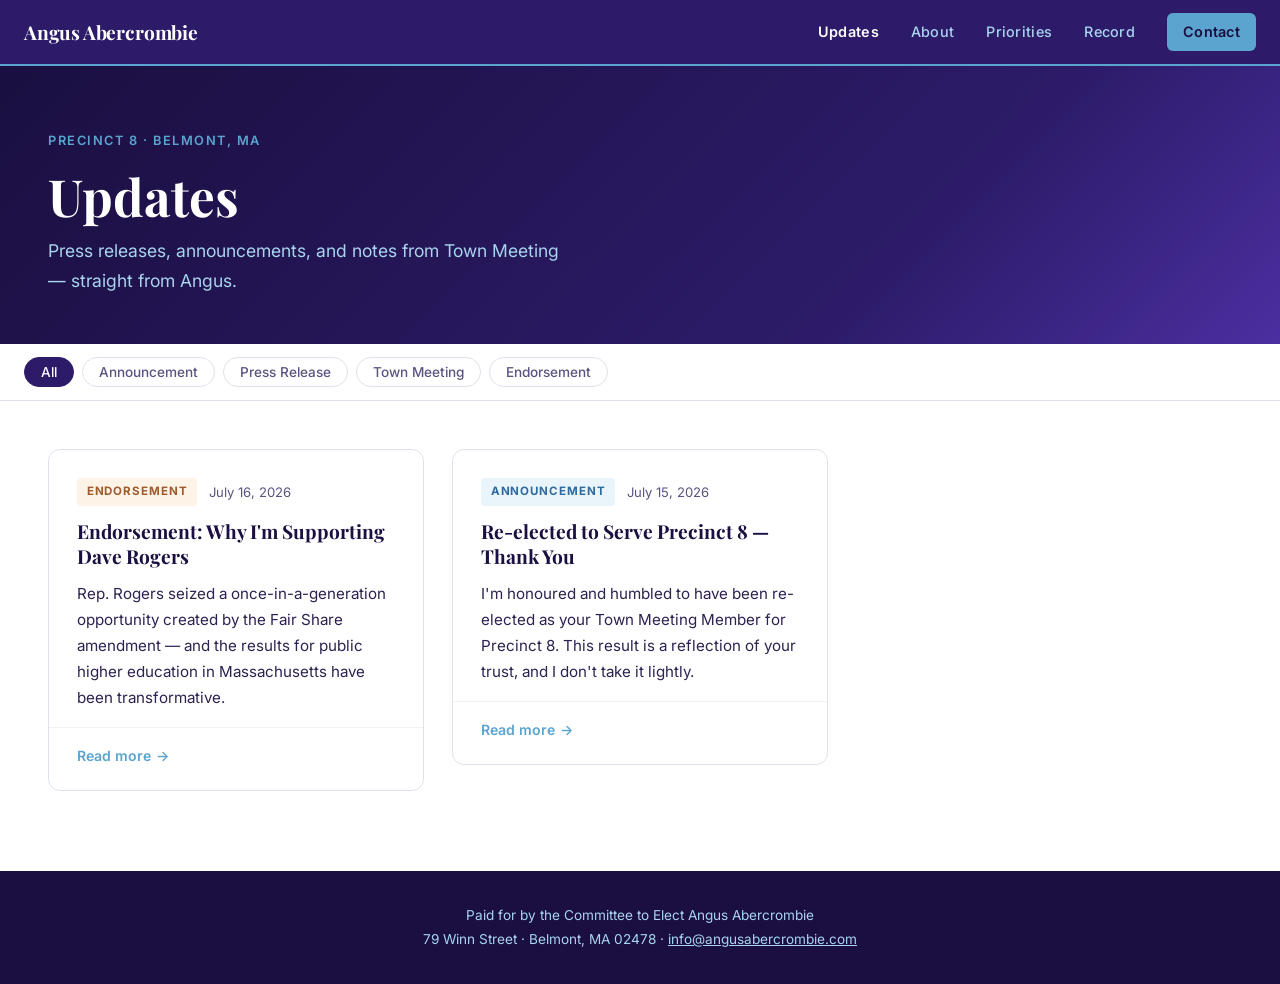
<file: updates.html>
<!DOCTYPE html>
<html lang="en">
<head>
  <meta charset="UTF-8" />
  <meta name="viewport" content="width=device-width, initial-scale=1.0" />
  <meta name="description" content="Updates from Angus Abercrombie — Town Meeting Member, Precinct 8, Belmont MA" />
  <title>Updates · Angus Abercrombie</title>
  <link rel="preconnect" href="https://fonts.googleapis.com" />
  <link rel="preconnect" href="https://fonts.gstatic.com" crossorigin />
  <link href="https://fonts.googleapis.com/css2?family=Playfair+Display:wght@400;700&family=Inter:wght@400;500;600&family=Kalam:wght@400;700&display=swap" rel="stylesheet" />
  <link rel="stylesheet" href="style.css" />
  <link rel="stylesheet" href="updates.css" />
</head>
<body>

  <!-- NAV -->
  <header class="site-header">
    <div class="container header-inner">
      <a href="index.html" class="site-logo">Angus Abercrombie</a>
      <nav class="site-nav">
        <a href="updates.html" class="nav-active">Updates</a>
        <a href="index.html#about">About</a>
        <a href="index.html#priorities">Priorities</a>
        <a href="index.html#record">Record</a>
        <a href="index.html#contact" class="nav-cta">Contact</a>
      </nav>
      <button class="hamburger" aria-label="Open menu" aria-expanded="false">
        <span></span><span></span><span></span>
      </button>
    </div>
  </header>

  <!-- PAGE HERO -->
  <div class="updates-hero">
    <div class="container">
      <p class="eyebrow">Precinct 8 · Belmont, MA</p>
      <h1>Updates</h1>
      <p class="updates-hero-body">Press releases, announcements, and notes from Town Meeting — straight from Angus.</p>
    </div>
  </div>

  <!-- FILTER BAR -->
  <div class="filter-bar">
    <div class="container filter-inner">
      <button class="filter-btn active" data-filter="all">All</button>
      <button class="filter-btn" data-filter="announcement">Announcement</button>
      <button class="filter-btn" data-filter="press-release">Press Release</button>
      <button class="filter-btn" data-filter="town-meeting">Town Meeting</button>
      <button class="filter-btn" data-filter="endorsement">Endorsement</button>
    </div>
  </div>

  <!-- POSTS GRID -->
  <main class="updates-main">
    <div class="container posts-grid">

      <!-- POST CARD — replace/duplicate this block to add new posts -->
      <article class="post-card" data-category="endorsement">
        <a href="posts/endorsement-dave-rogers.html" class="post-card-link">
          <div class="post-card-body">
            <div class="post-meta">
              <span class="post-tag tag-endorsement">Endorsement</span>
              <time class="post-date">July 16, 2026</time>
            </div>
            <h2 class="post-title">Endorsement: Why I'm Supporting Dave Rogers</h2>
            <p class="post-excerpt">Rep. Rogers seized a once-in-a-generation opportunity created by the Fair Share amendment — and the results for public higher education in Massachusetts have been transformative.</p>
          </div>
          <div class="post-card-footer">
            Read more <span class="post-arrow">→</span>
          </div>
        </a>
      </article>

      <article class="post-card" data-category="announcement">
        <a href="posts/re-elected-thank-you.html" class="post-card-link">
          <div class="post-card-body">
            <div class="post-meta">
              <span class="post-tag tag-announcement">Announcement</span>
              <time class="post-date">July 15, 2026</time>
            </div>
            <h2 class="post-title">Re-elected to Serve Precinct 8 — Thank You</h2>
            <p class="post-excerpt">I'm honoured and humbled to have been re-elected as your Town Meeting Member for Precinct 8. This result is a reflection of your trust, and I don't take it lightly.</p>
          </div>
          <div class="post-card-footer">
            Read more <span class="post-arrow">→</span>
          </div>
        </a>
      </article>

    </div>

    <!-- EMPTY STATE (shown when filter has no results) -->
    <div class="empty-state hidden" id="emptyState">
      <p>No updates in this category yet — check back soon.</p>
    </div>
  </main>

  <!-- FOOTER -->
  <footer class="site-footer">
    <div class="container footer-inner">
      <p>Paid for by the Committee to Elect Angus Abercrombie</p>
      <p>79 Winn Street · Belmont, MA 02478 · <a href="mailto:info@angusabercrombie.com">info@angusabercrombie.com</a></p>
    </div>
  </footer>

  <script src="updates.js"></script>
  <script src="main.js"></script>
</body>
</html>
</file>
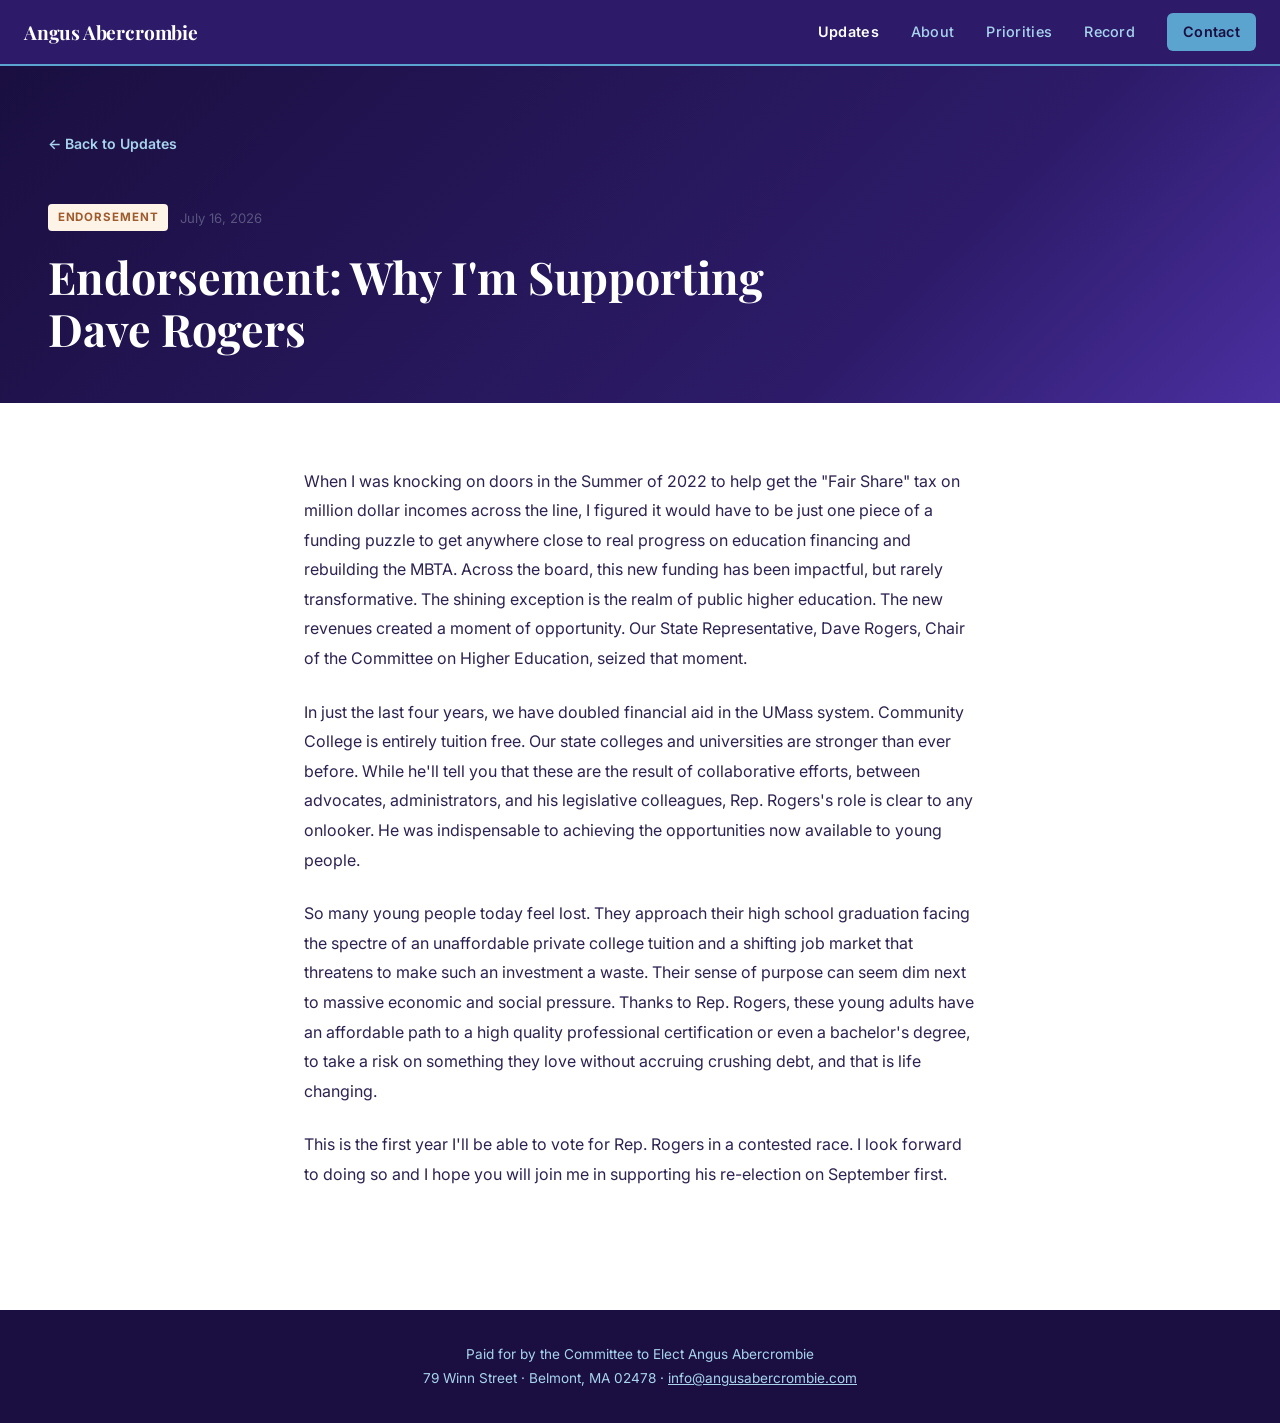
<file: posts/endorsement-dave-rogers.html>
<!DOCTYPE html>
<html lang="en">
<head>
  <meta charset="UTF-8" />
  <meta name="viewport" content="width=device-width, initial-scale=1.0" />
  <meta name="description" content="Endorsement: Why I'm Supporting Dave Rogers · Angus Abercrombie" />
  <title>Endorsement: Why I'm Supporting Dave Rogers · Angus Abercrombie</title>
  <link rel="preconnect" href="https://fonts.googleapis.com" />
  <link rel="preconnect" href="https://fonts.gstatic.com" crossorigin />
  <link href="https://fonts.googleapis.com/css2?family=Playfair+Display:wght@400;700&family=Inter:wght@400;500;600&family=Kalam:wght@400;700&display=swap" rel="stylesheet" />
  <link rel="stylesheet" href="../style.css" />
  <link rel="stylesheet" href="../updates.css" />
</head>
<body>

  <!-- NAV -->
  <header class="site-header">
    <div class="container header-inner">
      <a href="../index.html" class="site-logo">Angus Abercrombie</a>
      <nav class="site-nav">
        <a href="../updates.html" class="nav-active">Updates</a>
        <a href="../index.html#about">About</a>
        <a href="../index.html#priorities">Priorities</a>
        <a href="../index.html#record">Record</a>
        <a href="../index.html#contact" class="nav-cta">Contact</a>
      </nav>
      <button class="hamburger" aria-label="Open menu" aria-expanded="false">
        <span></span><span></span><span></span>
      </button>
    </div>
  </header>

  <!-- POST HERO -->
  <div class="post-page-hero">
    <div class="container">
      <a href="../updates.html" class="post-back-link">← Back to Updates</a>
      <div class="post-page-meta">
        <span class="post-tag tag-endorsement">Endorsement</span>
        <time class="post-date">July 16, 2026</time>
      </div>
      <h1 class="post-page-title">Endorsement: Why I'm Supporting Dave Rogers</h1>
    </div>
  </div>

  <!-- POST BODY -->
  <article class="post-page-body">
    <p>When I was knocking on doors in the Summer of 2022 to help get the "Fair Share" tax on million dollar incomes across the line, I figured it would have to be just one piece of a funding puzzle to get anywhere close to real progress on education financing and rebuilding the MBTA. Across the board, this new funding has been impactful, but rarely transformative. The shining exception is the realm of public higher education. The new revenues created a moment of opportunity. Our State Representative, Dave Rogers, Chair of the Committee on Higher Education, seized that moment.</p>

    <p>In just the last four years, we have doubled financial aid in the UMass system. Community College is entirely tuition free. Our state colleges and universities are stronger than ever before. While he'll tell you that these are the result of collaborative efforts, between advocates, administrators, and his legislative colleagues, Rep. Rogers's role is clear to any onlooker. He was indispensable to achieving the opportunities now available to young people.</p>

    <p>So many young people today feel lost. They approach their high school graduation facing the spectre of an unaffordable private college tuition and a shifting job market that threatens to make such an investment a waste. Their sense of purpose can seem dim next to massive economic and social pressure. Thanks to Rep. Rogers, these young adults have an affordable path to a high quality professional certification or even a bachelor's degree, to take a risk on something they love without accruing crushing debt, and that is life changing.</p>

    <p>This is the first year I'll be able to vote for Rep. Rogers in a contested race. I look forward to doing so and I hope you will join me in supporting his re-election on September first.</p>
  </article>

  <!-- FOOTER -->
  <footer class="site-footer">
    <div class="container footer-inner">
      <p>Paid for by the Committee to Elect Angus Abercrombie</p>
      <p>79 Winn Street · Belmont, MA 02478 · <a href="mailto:info@angusabercrombie.com">info@angusabercrombie.com</a></p>
    </div>
  </footer>

  <script src="../main.js"></script>
</body>
</html>
</file>
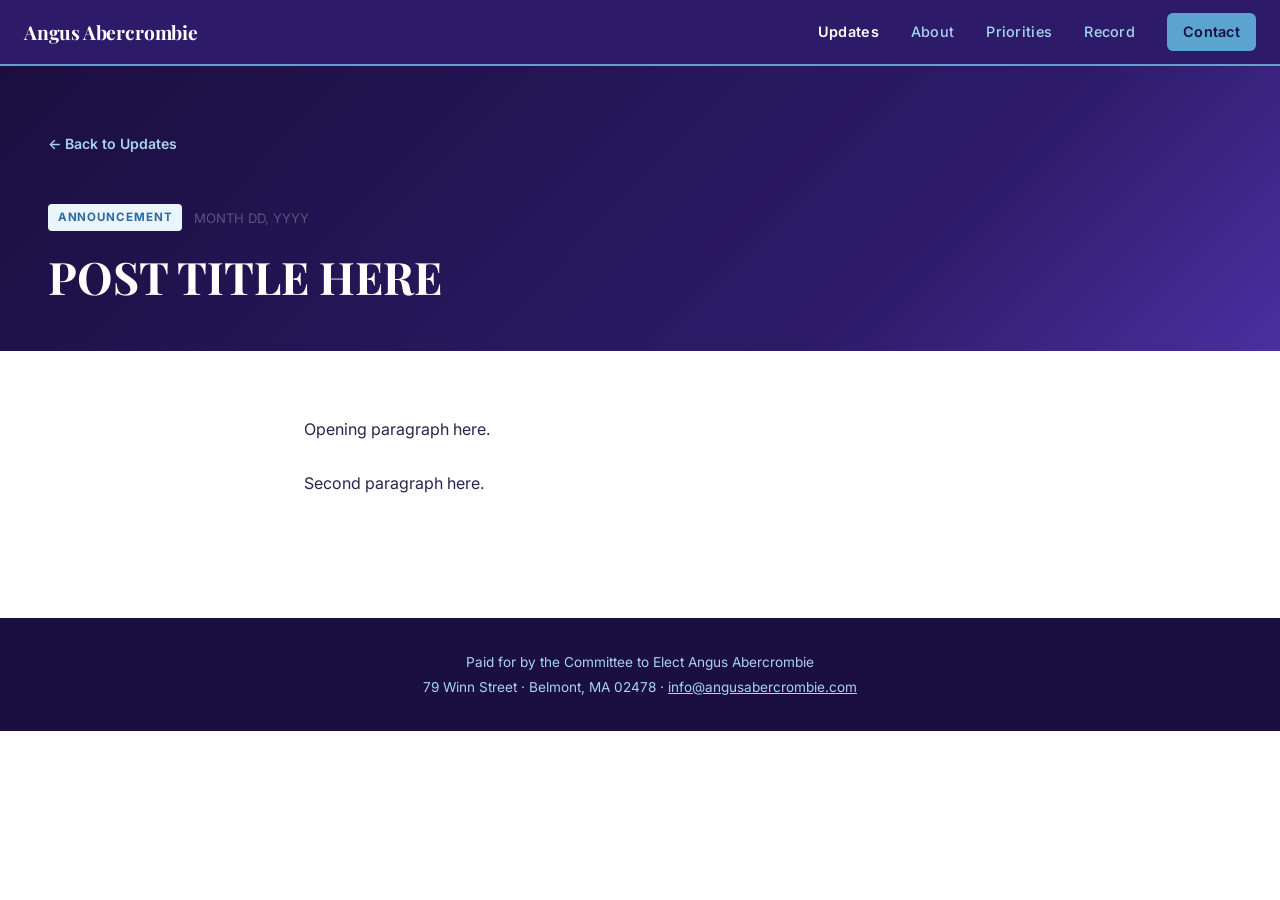
<file: posts/POST-TEMPLATE.html>
<!DOCTYPE html>
<html lang="en">
<head>
  <meta charset="UTF-8" />
  <meta name="viewport" content="width=device-width, initial-scale=1.0" />
  <meta name="description" content="POST TITLE HERE · Angus Abercrombie" />
  <title>POST TITLE HERE · Angus Abercrombie</title>
  <link rel="preconnect" href="https://fonts.googleapis.com" />
  <link rel="preconnect" href="https://fonts.gstatic.com" crossorigin />
  <link href="https://fonts.googleapis.com/css2?family=Playfair+Display:wght@400;700&family=Inter:wght@400;500;600&family=Kalam:wght@400;700&display=swap" rel="stylesheet" />
  <link rel="stylesheet" href="../style.css" />
  <link rel="stylesheet" href="../updates.css" />
</head>
<body>

  <!-- NAV -->
  <header class="site-header">
    <div class="container header-inner">
      <a href="../index.html" class="site-logo">Angus Abercrombie</a>
      <nav class="site-nav">
        <a href="../updates.html" class="nav-active">Updates</a>
        <a href="../index.html#about">About</a>
        <a href="../index.html#priorities">Priorities</a>
        <a href="../index.html#record">Record</a>
        <a href="../index.html#contact" class="nav-cta">Contact</a>
      </nav>
      <button class="hamburger" aria-label="Open menu" aria-expanded="false">
        <span></span><span></span><span></span>
      </button>
    </div>
  </header>

  <!-- POST HERO -->
  <!-- CATEGORY TAG: use one of:
       tag-announcement  / data-category="announcement"
       tag-press-release / data-category="press-release"
       tag-town-meeting  / data-category="town-meeting"
       tag-endorsement   / data-category="endorsement"  -->
  <div class="post-page-hero">
    <div class="container">
      <a href="../updates.html" class="post-back-link">← Back to Updates</a>
      <div class="post-page-meta">
        <span class="post-tag tag-announcement">Announcement</span><!-- CHANGE TAG CLASS -->
        <time class="post-date">MONTH DD, YYYY</time><!-- CHANGE DATE -->
      </div>
      <h1 class="post-page-title">POST TITLE HERE</h1><!-- CHANGE TITLE -->
    </div>
  </div>

  <!-- POST BODY — write your content below -->
  <article class="post-page-body">

    <p>Opening paragraph here.</p>

    <p>Second paragraph here.</p>

    <!-- Optional pull quote: -->
    <!-- <blockquote>A key quote or highlight from the post.</blockquote> -->

    <!-- Optional subheading: -->
    <!-- <h2>Section heading</h2> -->

  </article>

  <!-- FOOTER -->
  <footer class="site-footer">
    <div class="container footer-inner">
      <p>Paid for by the Committee to Elect Angus Abercrombie</p>
      <p>79 Winn Street · Belmont, MA 02478 · <a href="mailto:info@angusabercrombie.com">info@angusabercrombie.com</a></p>
    </div>
  </footer>

  <script src="../main.js"></script>
</body>
</html>

<!--
===========================================
HOW TO ADD A NEW POST
===========================================

1. COPY this file and rename it something descriptive
   e.g. posts/rock-meadow-update.html

2. EDIT the <title> and <meta name="description"> at the top

3. CHANGE the tag class and date in the post hero

4. CHANGE the <h1> title

5. WRITE your content in <article class="post-page-body">
   Use <p> for paragraphs, <h2> for section headings,
   <blockquote> for pull quotes

6. ADD a card for it in updates.html by copying one of the
   existing <article class="post-card"> blocks and updating:
   - data-category (must match the tag: announcement, press-release, town-meeting, endorsement)
   - href (path to your new file)
   - The tag class and label
   - The date
   - The title
   - The excerpt (1-2 sentence summary)

===========================================
-->
</file>
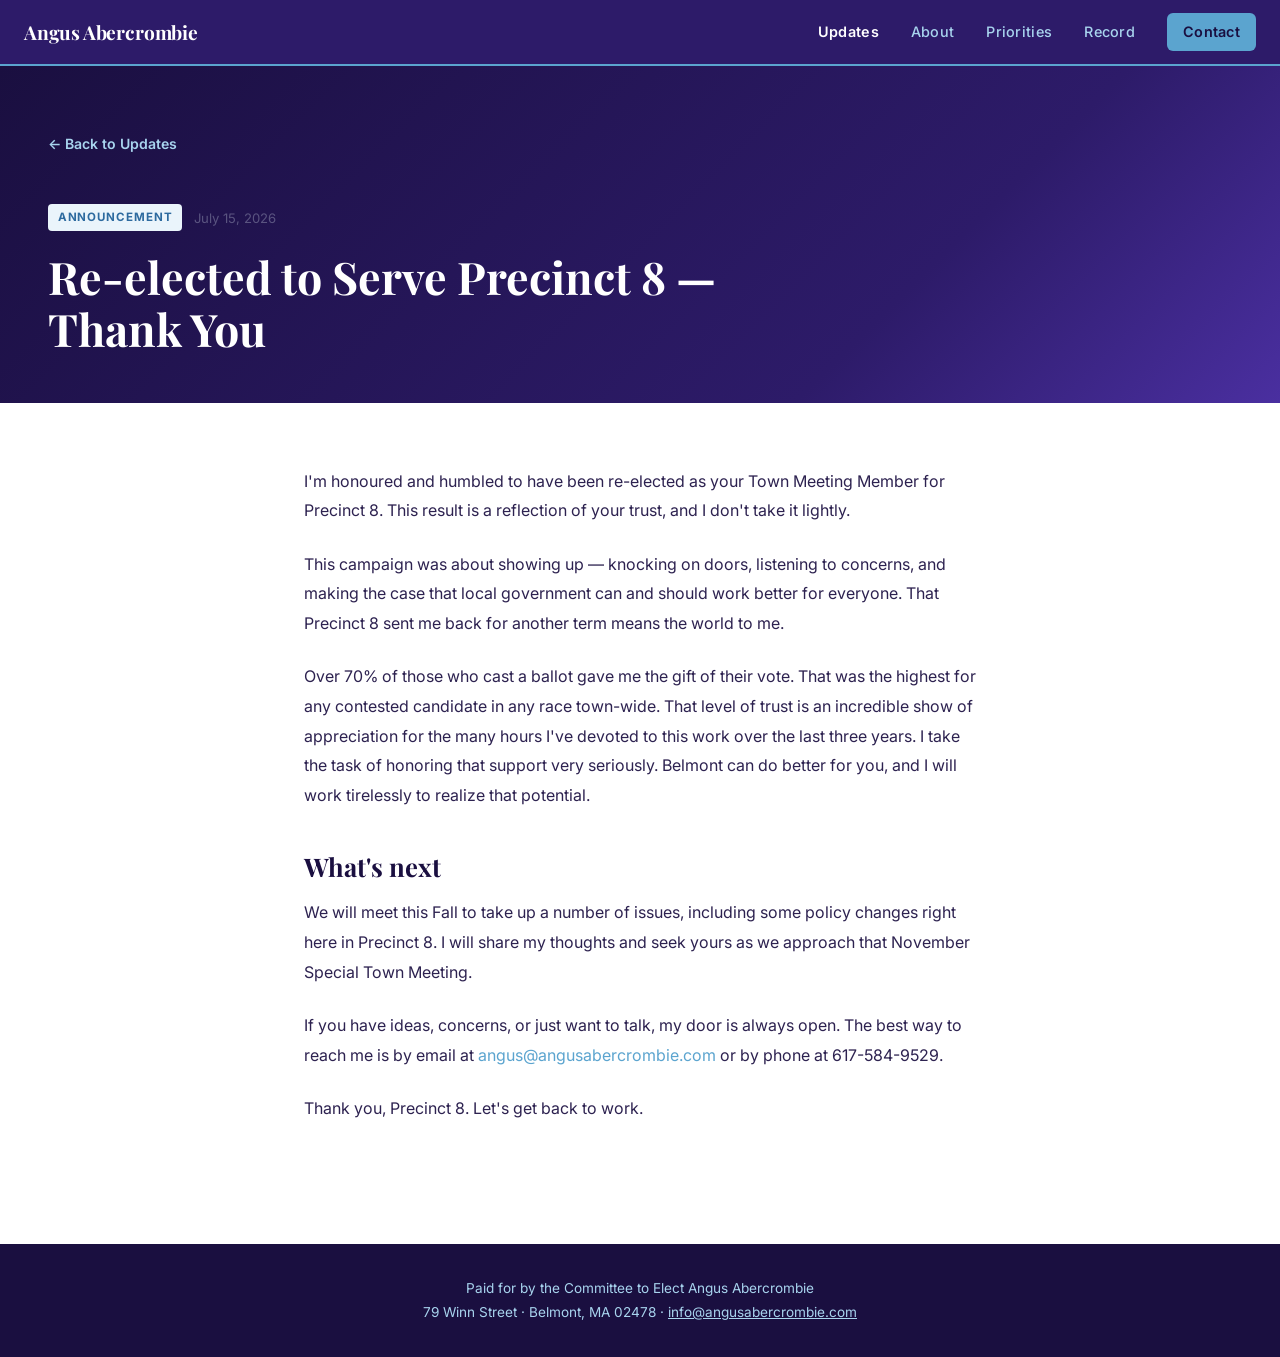
<file: posts/re-elected-thank-you.html>
<!DOCTYPE html>
<html lang="en">
<head>
  <meta charset="UTF-8" />
  <meta name="viewport" content="width=device-width, initial-scale=1.0" />
  <meta name="description" content="Re-elected to Serve Precinct 8 — Thank You · Angus Abercrombie" />
  <title>Re-elected to Serve Precinct 8 — Thank You · Angus Abercrombie</title>
  <link rel="preconnect" href="https://fonts.googleapis.com" />
  <link rel="preconnect" href="https://fonts.gstatic.com" crossorigin />
  <link href="https://fonts.googleapis.com/css2?family=Playfair+Display:wght@400;700&family=Inter:wght@400;500;600&family=Kalam:wght@400;700&display=swap" rel="stylesheet" />
  <link rel="stylesheet" href="../style.css" />
  <link rel="stylesheet" href="../updates.css" />
</head>
<body>

  <!-- NAV -->
  <header class="site-header">
    <div class="container header-inner">
      <a href="../index.html" class="site-logo">Angus Abercrombie</a>
      <nav class="site-nav">
        <a href="../updates.html" class="nav-active">Updates</a>
        <a href="../index.html#about">About</a>
        <a href="../index.html#priorities">Priorities</a>
        <a href="../index.html#record">Record</a>
        <a href="../index.html#contact" class="nav-cta">Contact</a>
      </nav>
      <button class="hamburger" aria-label="Open menu" aria-expanded="false">
        <span></span><span></span><span></span>
      </button>
    </div>
  </header>

  <!-- POST HERO -->
  <div class="post-page-hero">
    <div class="container">
      <a href="../updates.html" class="post-back-link">← Back to Updates</a>
      <div class="post-page-meta">
        <span class="post-tag tag-announcement">Announcement</span>
        <time class="post-date">July 15, 2026</time>
      </div>
      <h1 class="post-page-title">Re-elected to Serve Precinct 8 — Thank You</h1>
    </div>
  </div>

  <!-- POST BODY -->
  <article class="post-page-body">
    <p>I'm honoured and humbled to have been re-elected as your Town Meeting Member for Precinct 8. This result is a reflection of your trust, and I don't take it lightly.</p>

    <p>This campaign was about showing up — knocking on doors, listening to concerns, and making the case that local government can and should work better for everyone. That Precinct 8 sent me back for another term means the world to me.</p>

    <p>Over 70% of those who cast a ballot gave me the gift of their vote. That was the highest for any contested candidate in any race town-wide. That level of trust is an incredible show of appreciation for the many hours I've devoted to this work over the last three years. I take the task of honoring that support very seriously. Belmont can do better for you, and I will work tirelessly to realize that potential.</p>

    <h2>What's next</h2>

    <p>We will meet this Fall to take up a number of issues, including some policy changes right here in Precinct 8. I will share my thoughts and seek yours as we approach that November Special Town Meeting.</p>

    <p>If you have ideas, concerns, or just want to talk, my door is always open. The best way to reach me is by email at <a href="mailto:angus@angusabercrombie.com" style="color: var(--sky);">angus@angusabercrombie.com</a> or by phone at 617-584-9529.</p>

    <p>Thank you, Precinct 8. Let's get back to work.</p>
  </article>

  <!-- FOOTER -->
  <footer class="site-footer">
    <div class="container footer-inner">
      <p>Paid for by the Committee to Elect Angus Abercrombie</p>
      <p>79 Winn Street · Belmont, MA 02478 · <a href="mailto:info@angusabercrombie.com">info@angusabercrombie.com</a></p>
    </div>
  </footer>

  <script src="../main.js"></script>
</body>
</html>
</file>
<file: style.css>
/* === TOKENS === */
:root {
  --purple:      #2D1B69;
  --purple-dark: #1A0F40;
  --purple-mid:  #4A2FA0;
  --sky:         #5BA4CF;
  --sky-light:   #EAF4FB;
  --sky-mid:     #A8D4EE;
  --white:       #FFFFFF;
  --off-white:   #F8F9FB;
  --text-dark:   #0F0A2A;
  --text-mid:    #2D2250;
  --text-muted:  #5A5480;

  --font-display: 'Playfair Display', Georgia, serif;
  --font-body:    'Inter', system-ui, sans-serif;
  --font-hand:    'Kalam', cursive;

  --max-width: 1320px;
  --section-pad: 6rem 2.5rem;
  --radius-card: 12px;
  --radius-btn:  6px;
  --transition: 0.2s ease;
}

/* === RESET === */
*, *::before, *::after { box-sizing: border-box; margin: 0; padding: 0; }
html { scroll-behavior: smooth; }
body {
  font-family: var(--font-body);
  color: var(--text-dark);
  background: var(--white);
  line-height: 1.7;
  -webkit-font-smoothing: antialiased;
}
img { display: block; max-width: 100%; }
a { text-decoration: none; }

/* === LAYOUT === */
.container {
  max-width: var(--max-width);
  margin: 0 auto;
  padding: 0 1.5rem;
}

/* === THANK YOU POPUP === */
.popup-overlay {
  position: fixed;
  inset: 0;
  z-index: 1000;
  background: rgba(20, 10, 50, 0.72);
  display: flex;
  align-items: center;
  justify-content: center;
  padding: 1.5rem;
  backdrop-filter: blur(3px);
}
.popup-overlay.hidden { display: none; }

.popup-card {
  background: #FFFDF7;
  border-radius: 16px;
  width: 100%;
  max-width: 1060px;
  max-height: 90vh;
  overflow: hidden;
  position: relative;
  box-shadow: 0 32px 80px rgba(0,0,0,0.45);
  display: flex;
  flex-direction: column;
}
.popup-close {
  position: absolute;
  top: 1rem;
  right: 1rem;
  z-index: 10;
  background: rgba(255,255,255,0.9);
  border: 1px solid #ccc;
  border-radius: 50%;
  width: 32px;
  height: 32px;
  font-size: 0.85rem;
  cursor: pointer;
  color: var(--purple-dark);
  display: flex;
  align-items: center;
  justify-content: center;
  transition: background var(--transition);
}
.popup-close:hover { background: var(--white); }

.popup-inner {
  display: grid;
  grid-template-columns: 1fr 1fr;
  flex: 1;
  overflow: hidden;
}
.popup-photo {
  overflow: hidden;
  min-height: 400px;
}
.popup-photo img {
  width: 100%;
  height: 100%;
  object-fit: cover;
  object-position: center 20%;
  display: block;
}
.popup-note {
  padding: 2.5rem 2.5rem 2rem;
  overflow-y: auto;
  background: #FFFDF7;
  display: flex;
  flex-direction: column;
  gap: 0;
}
.note-line {
  font-family: var(--font-hand);
  font-size: 1.25rem;
  color: #2D1B69;
  line-height: 1.65;
  margin-bottom: 1rem;
}
.note-salutation {
  font-size: 1.5rem;
  font-weight: 600;
  margin-bottom: 1.25rem;
}
.note-closing {
  margin-top: 0.5rem;
  margin-bottom: 0;
}
.note-signature {
  font-family: var(--font-hand);
  font-size: 2.4rem;
  color: var(--purple);
  font-weight: 600;
  line-height: 1;
  margin-bottom: 1.75rem;
}
.popup-donate-btn {
  display: inline-block;
  background: var(--purple);
  color: var(--white);
  font-family: var(--font-body);
  font-size: 0.95rem;
  font-weight: 600;
  padding: 0.7rem 1.5rem;
  border-radius: var(--radius-btn);
  transition: background var(--transition);
  align-self: flex-start;
  margin-bottom: 0.75rem;
}
.popup-donate-btn:hover { background: var(--purple-mid); }
.note-dismiss-hint {
  font-family: var(--font-body);
  font-size: 0.82rem;
  color: var(--text-muted);
}
.popup-dismiss-link {
  background: none;
  border: none;
  padding: 0;
  font-size: 0.82rem;
  color: var(--sky);
  cursor: pointer;
  text-decoration: underline;
}
.popup-dismiss-link:hover { color: var(--purple); }

@media (max-width: 640px) {
  .popup-inner { grid-template-columns: 1fr; }
  .popup-photo { min-height: 200px; max-height: 220px; }
  .popup-note { padding: 1.5rem; }
  .note-line { font-size: 1.1rem; }
}

/* === HEADER === */
.site-header {
  position: sticky;
  top: 0;
  z-index: 100;
  background: var(--purple);
  border-bottom: 2px solid var(--sky);
}
.header-inner {
  display: flex;
  align-items: center;
  justify-content: space-between;
  height: 64px;
}
.site-logo {
  font-family: var(--font-display);
  font-size: 1.2rem;
  color: var(--white);
  font-weight: 700;
  letter-spacing: -0.01em;
}
.site-nav {
  display: flex;
  align-items: center;
  gap: 2rem;
}
.site-nav a {
  color: var(--sky-mid);
  font-size: 0.9rem;
  font-weight: 500;
  letter-spacing: 0.02em;
  transition: color var(--transition);
}
.site-nav a:hover { color: var(--white); }
.nav-cta {
  background: var(--sky);
  color: var(--purple-dark) !important;
  padding: 0.4rem 1rem;
  border-radius: var(--radius-btn);
  font-weight: 600 !important;
  transition: background var(--transition) !important;
}
.nav-cta:hover { background: var(--white) !important; }

.hamburger {
  display: none;
  flex-direction: column;
  gap: 5px;
  background: none;
  border: none;
  cursor: pointer;
  padding: 4px;
}
.hamburger span {
  display: block;
  width: 22px;
  height: 2px;
  background: var(--white);
  border-radius: 2px;
}

/* === HERO === */
.hero {
  background: var(--purple-dark);
  background-image: linear-gradient(135deg, var(--purple-dark) 0%, var(--purple) 70%, var(--purple-mid) 100%);
  padding: 5rem 1.5rem 4rem;
  overflow: hidden;
}
.hero-inner {
  display: grid;
  grid-template-columns: 1fr 400px;
  gap: 4rem;
  align-items: center;
}
.eyebrow {
  font-size: 0.8rem;
  font-weight: 600;
  letter-spacing: 0.12em;
  text-transform: uppercase;
  color: var(--sky);
  margin-bottom: 1rem;
}
.hero h1 {
  font-family: var(--font-display);
  font-size: clamp(2.8rem, 4.5vw, 5.5rem);
  color: var(--white);
  line-height: 1.1;
  font-weight: 700;
  margin-bottom: 1.25rem;
}
.hero-body {
  font-size: clamp(1.1rem, 1.4vw, 1.35rem);
  color: var(--sky-light);
  max-width: 560px;
  margin-bottom: 2rem;
  line-height: 1.75;
}
.hero-actions {
  display: flex;
  gap: 1rem;
  flex-wrap: wrap;
}

/* === BUTTONS === */
.btn {
  display: inline-block;
  padding: 0.7rem 1.6rem;
  border-radius: var(--radius-btn);
  font-size: 0.95rem;
  font-weight: 600;
  font-family: var(--font-body);
  cursor: pointer;
  transition: all var(--transition);
  border: 2px solid transparent;
}
.btn-primary {
  background: var(--sky);
  color: var(--purple-dark);
  border-color: var(--sky);
}
.btn-primary:hover {
  background: var(--white);
  border-color: var(--white);
}
.btn-outline {
  background: transparent;
  color: var(--white);
  border-color: rgba(255,255,255,0.5);
}
.btn-outline:hover {
  background: rgba(255,255,255,0.12);
  border-color: var(--white);
}

/* === HERO PHOTO === */
.photo-frame {
  border-radius: var(--radius-card);
  overflow: hidden;
  border: 3px solid var(--sky);
  box-shadow: 0 20px 60px rgba(0,0,0,0.45);
  aspect-ratio: 4/5;
}
.photo-frame img {
  width: 100%;
  height: 100%;
  object-fit: cover;
  object-position: top center;
}

/* === SECTIONS === */
.section { padding: var(--section-pad); }
.section-white { background: var(--white); }
.section-sky   { background: var(--sky-light); }
.section-purple { background: var(--purple); }

.section-label {
  display: inline-block;
  font-size: 0.72rem;
  font-weight: 700;
  letter-spacing: 0.12em;
  text-transform: uppercase;
  color: var(--white);
  background: var(--purple);
  padding: 0.3rem 0.8rem;
  border-radius: 4px;
  margin-bottom: 1rem;
}
.section-sky .section-label {
  background: var(--purple);
  color: var(--sky-mid);
}
.label-light {
  background: rgba(255,255,255,0.18) !important;
  color: var(--sky-mid) !important;
}

.section h2 {
  font-family: var(--font-display);
  font-size: clamp(1.8rem, 2.5vw, 3rem);
  color: var(--purple-dark);
  font-weight: 700;
  line-height: 1.2;
  margin-bottom: 1.5rem;
  max-width: 780px;
}
.section-body {
  font-size: clamp(1rem, 1.2vw, 1.15rem);
  color: var(--text-mid);
  margin-bottom: 1rem;
  line-height: 1.8;
  max-width: 780px;
}

.section-purple .section h2,
.section-purple h2,
.section-purple .contact-heading {
  color: var(--white);
}
.section-purple .section-body,
.section-purple .contact-body {
  color: var(--sky-mid);
}
.section-purple .priority-body h3,
.section-purple .record-text h3 {
  color: var(--white);
}
.section-purple .priority-body p,
.section-purple .record-text p {
  color: var(--sky-mid);
}
.about-inner {
  display: grid;
  grid-template-columns: 1fr 380px;
  gap: 4rem;
  align-items: center;
}
.about-photo img {
  width: 100%;
  height: 460px;
  object-fit: cover;
  object-position: center top;
  border-radius: var(--radius-card);
  border: 3px solid var(--sky-mid);
}

/* === PHOTO BREAK === */
.photo-break {
  position: relative;
  height: 560px;
  overflow: hidden;
}
.photo-break img {
  width: 100%;
  height: 100%;
  object-fit: cover;
  object-position: center 30%;
  display: block;
  object-position: center;
  position: absolute;
  inset: 0;
  height: 100%;
  width: 100%;
}

.photo-break {
  background-image: url('sign-hold.jpg');
  background-attachment: fixed;
  background-size: cover;
  background-position: center;
}
.photo-break img { display: none; }
.photo-break-overlay {
  position: absolute;
  inset: 0;
  background: linear-gradient(to right, rgba(26,15,64,0.75) 0%, rgba(26,15,64,0.2) 60%, transparent 100%);
  display: flex;
  align-items: center;
  padding: 3rem;
}
.photo-break-quote {
  font-family: var(--font-display);
  font-size: clamp(1.4rem, 2.5vw, 2rem);
  color: var(--white);
  max-width: 500px;
  line-height: 1.4;
  font-style: italic;
}

/* === PRIORITIES === */
.priority-list {
  margin-top: 2.5rem;
  display: flex;
  flex-direction: column;
  gap: 0;
}
.priority-item {
  display: grid;
  grid-template-columns: 64px 1fr;
  gap: 1.5rem;
  padding: 2rem 0;
  border-bottom: 1px solid var(--sky-mid);
  align-items: start;
}
.priority-item:first-child { border-top: 1px solid var(--sky-mid); }
.priority-num {
  font-family: var(--font-display);
  font-size: 2rem;
  font-weight: 700;
  color: var(--purple);
  line-height: 1;
  padding-top: 0.2rem;
  opacity: 0.55;
}
.priority-body h3 {
  font-family: var(--font-display);
  font-size: clamp(1.2rem, 1.4vw, 1.5rem);
  color: var(--purple-dark);
  margin-bottom: 0.5rem;
  font-weight: 700;
}
.priority-body p {
  font-size: clamp(1rem, 1.1vw, 1.15rem);
  color: var(--text-mid);
  line-height: 1.75;
}

/* === RECORD === */
.record-item {
  display: grid;
  grid-template-columns: 1fr 340px;
  gap: 3rem;
  padding: 3rem 0;
  border-bottom: 1px solid #DDE2EC;
  align-items: center;
}
.record-item:last-child { border-bottom: none; }
.record-item-plain {
  display: block;
}
.record-item-plain .record-number {
  font-size: 2rem;
  margin-bottom: 0.75rem;
}
.record-left { display: flex; flex-direction: column; gap: 1rem; }
.record-number {
  font-family: var(--font-display);
  font-size: 3rem;
  font-weight: 700;
  color: var(--sky);
  line-height: 1;
}
.record-text h3 {
  font-family: var(--font-display);
  font-size: clamp(1.25rem, 1.5vw, 1.6rem);
  color: var(--purple-dark);
  margin-bottom: 0.6rem;
  font-weight: 700;
}
.record-text p {
  font-size: clamp(1rem, 1.1vw, 1.15rem);
  color: var(--text-mid);
  line-height: 1.8;
}
.record-photo img {
  width: 100%;
  height: 280px;
  object-fit: cover;
  object-position: center top;
  border-radius: var(--radius-card);
  border: 2px solid var(--sky-mid);
}

/* === CONTACT === */
.contact-inner { max-width: 620px; }
.contact-heading {
  font-family: var(--font-display);
  font-size: clamp(1.8rem, 2.5vw, 3rem);
  color: var(--white);
  font-weight: 700;
  margin-bottom: 0.75rem;
}
.contact-body {
  color: var(--sky-mid);
  font-size: 1.05rem;
  margin-bottom: 2.5rem;
}
.contact-links {
  display: flex;
  flex-direction: column;
  gap: 1.25rem;
}
.contact-link {
  display: flex;
  flex-direction: column;
  gap: 0.2rem;
  color: var(--white);
  font-size: 1.1rem;
  font-weight: 500;
  border-left: 3px solid var(--sky);
  padding-left: 1rem;
  transition: border-color var(--transition);
}
.contact-link:hover { border-color: var(--white); }
.contact-link-label {
  font-size: 0.72rem;
  font-weight: 700;
  letter-spacing: 0.1em;
  text-transform: uppercase;
  color: var(--sky);
}

/* === FOOTER === */
.site-footer {
  background: var(--purple-dark);
  padding: 2rem 1.5rem;
  text-align: center;
}
.footer-inner p {
  font-size: 0.85rem;
  color: var(--sky-mid);
  line-height: 1.8;
}
.footer-inner a {
  color: var(--sky-mid);
  text-decoration: underline;
  transition: color var(--transition);
}
.footer-inner a:hover { color: var(--white); }

/* === SCROLL ANIMATIONS === */
.fade-in {
  opacity: 0;
  transform: translateY(18px);
  transition: opacity 0.55s ease, transform 0.55s ease;
}
.fade-in.visible {
  opacity: 1;
  transform: none;
}

/* === MOBILE === */
@media (max-width: 800px) {
  .hero-inner {
    grid-template-columns: 1fr;
    gap: 2.5rem;
  }
  .hero-photo { order: -1; max-width: 260px; }
  .photo-frame { aspect-ratio: 1/1; }

  .site-nav { display: none; }
  .site-nav.open {
    display: flex;
    flex-direction: column;
    position: absolute;
    top: 64px;
    left: 0;
    right: 0;
    background: var(--purple-dark);
    padding: 1.5rem;
    gap: 1.25rem;
    border-bottom: 2px solid var(--sky);
    z-index: 99;
  }
  .site-nav.open a { font-size: 1rem; }
  .hamburger { display: flex; }
  .header-inner { position: relative; }

  .about-inner {
    grid-template-columns: 1fr;
    gap: 2rem;
  }
  .about-photo img { height: 300px; }

  .photo-break { height: 300px; background-attachment: scroll; }
  .photo-break-overlay { padding: 1.5rem; }

  .record-item {
    grid-template-columns: 1fr;
    gap: 1.5rem;
  }
  .record-item-plain {
    grid-template-columns: 1fr;
    gap: 0.75rem;
  }
  .record-photo img { height: 220px; }

  .priority-item {
    grid-template-columns: 48px 1fr;
    gap: 1rem;
  }

  .section { padding: 3.5rem 1.25rem; }
}

/* === MAP === */
.map-container {
  margin-top: 3rem;
  padding-top: 3rem;
  border-top: 1px solid #DDE2EC;
}
.map-header {
  margin-bottom: 1.25rem;
}
.map-title {
  font-family: var(--font-display);
  font-size: clamp(1.4rem, 2vw, 1.9rem);
  color: var(--purple-dark);
  font-weight: 700;
  margin-bottom: 0.35rem;
}
.map-subtitle {
  font-size: 0.95rem;
  color: var(--text-muted);
}
#precinct-map {
  width: 100%;
  height: 500px;
  border-radius: var(--radius-card);
  overflow: hidden;
  z-index: 0;
  box-shadow: 0 8px 32px rgba(26, 15, 64, 0.25);
}

/* Animated pin */
.map-pin-wrapper {
  position: relative;
  width: 40px;
  height: 40px;
  display: flex;
  align-items: center;
  justify-content: center;
}
.map-pin-pulse {
  position: absolute;
  inset: 0;
  border-radius: 50%;
  background: rgba(91, 164, 207, 0.35);
  animation: pin-pulse 2s ease-out infinite;
}
.map-pin {
  position: relative;
  width: 32px;
  height: 32px;
  border-radius: 50%;
  background: var(--purple);
  border: 2.5px solid var(--sky);
  display: flex;
  align-items: center;
  justify-content: center;
  box-shadow: 0 2px 10px rgba(0,0,0,0.4);
  z-index: 1;
  transition: transform 0.15s ease;
}
.map-pin:hover { transform: scale(1.1); }
.map-pin-number {
  font-family: var(--font-body);
  font-size: 0.8rem;
  font-weight: 700;
  color: var(--sky);
  line-height: 1;
}

@keyframes pin-pulse {
  0%   { transform: scale(0.8); opacity: 0.8; }
  70%  { transform: scale(1.8); opacity: 0; }
  100% { transform: scale(0.8); opacity: 0; }
}

/* Dark map popup */
.leaflet-popup-content-wrapper {
  background: #1A0F40 !important;
  border: 1px solid var(--sky) !important;
  border-radius: 10px !important;
  box-shadow: 0 8px 28px rgba(0,0,0,0.5) !important;
  color: var(--white) !important;
}
.leaflet-popup-tip {
  background: #1A0F40 !important;
}
.leaflet-popup-close-button {
  color: var(--sky-mid) !important;
}
.map-popup-num {
  font-family: var(--font-display);
  font-size: 0.75rem;
  font-weight: 700;
  color: var(--sky);
  letter-spacing: 0.08em;
  text-transform: uppercase;
  margin-bottom: 0.35rem;
}
.map-popup strong {
  display: block;
  font-family: var(--font-display);
  font-size: 1rem;
  color: var(--white);
  margin-bottom: 0.5rem;
  line-height: 1.3;
}
.map-popup p {
  font-size: 0.88rem;
  color: var(--sky-mid);
  line-height: 1.65;
  margin: 0;
}

@media (max-width: 800px) {
  #precinct-map { height: 360px; }
}
@media (min-width: 1400px) {
  #precinct-map { height: 600px; }
}

/* === LARGE SCREENS === */
@media (min-width: 1400px) {
  :root { --section-pad: 8rem 3rem; }

  .hero { padding: 7rem 3rem 6rem; }
  .hero-inner { grid-template-columns: 1fr 480px; gap: 6rem; }

  .about-inner { grid-template-columns: 1fr 440px; gap: 5rem; }
  .about-photo img { height: 560px; }

  .photo-break { height: 680px; }

  .record-item { grid-template-columns: 1fr 400px; gap: 4rem; }
  .record-photo img { height: 340px; }
  .record-number { font-size: 3.8rem; }

  .priority-num { font-size: 2.6rem; }

  .site-logo { font-size: 1.4rem; }
  .site-nav a { font-size: 1rem; }
  .header-inner { height: 72px; }
}
</file>
<file: updates.css>
/* === UPDATES PAGE === */

/* Active nav link */
.nav-active {
  color: var(--white) !important;
  font-weight: 600 !important;
}

/* Page hero */
.updates-hero {
  background: linear-gradient(135deg, var(--purple-dark) 0%, var(--purple) 70%, var(--purple-mid) 100%);
  padding: 4rem 1.5rem 3rem;
}
.updates-hero h1 {
  font-family: var(--font-display);
  font-size: clamp(2.4rem, 4vw, 3.8rem);
  color: var(--white);
  font-weight: 700;
  line-height: 1.1;
  margin-bottom: 0.75rem;
}
.updates-hero-body {
  font-size: 1.1rem;
  color: var(--sky-mid);
  max-width: 520px;
  line-height: 1.7;
}

/* Filter bar */
.filter-bar {
  background: var(--white);
  border-bottom: 1px solid #DDE2EC;
  position: sticky;
  top: 64px;
  z-index: 90;
}
.filter-inner {
  display: flex;
  gap: 0.5rem;
  padding: 0.85rem 1.5rem;
  overflow-x: auto;
  scrollbar-width: none;
}
.filter-inner::-webkit-scrollbar { display: none; }
.filter-btn {
  background: none;
  border: 1.5px solid #DDE2EC;
  border-radius: 999px;
  padding: 0.35rem 1rem;
  font-family: var(--font-body);
  font-size: 0.85rem;
  font-weight: 500;
  color: var(--text-muted);
  cursor: pointer;
  white-space: nowrap;
  transition: all var(--transition);
}
.filter-btn:hover {
  border-color: var(--purple);
  color: var(--purple);
}
.filter-btn.active {
  background: var(--purple);
  border-color: var(--purple);
  color: var(--white);
}

/* Posts grid */
.updates-main {
  padding: 3rem 1.5rem 5rem;
}
.posts-grid {
  display: grid;
  grid-template-columns: repeat(auto-fill, minmax(320px, 1fr));
  gap: 1.75rem;
  align-items: start;
}

/* Post card */
.post-card {
  border: 1.5px solid #DDE2EC;
  border-radius: var(--radius-card);
  overflow: hidden;
  transition: box-shadow var(--transition), transform var(--transition), border-color var(--transition);
  background: var(--white);
}
.post-card:hover {
  box-shadow: 0 8px 28px rgba(45, 27, 105, 0.1);
  transform: translateY(-2px);
  border-color: var(--sky-mid);
}
.post-card.hidden { display: none; }

.post-card-link {
  display: flex;
  flex-direction: column;
  height: 100%;
  color: inherit;
}
.post-card-body {
  padding: 1.75rem 1.75rem 1rem;
  flex: 1;
}
.post-meta {
  display: flex;
  align-items: center;
  gap: 0.75rem;
  margin-bottom: 0.85rem;
}
.post-tag {
  font-size: 0.72rem;
  font-weight: 700;
  letter-spacing: 0.08em;
  text-transform: uppercase;
  padding: 0.25rem 0.6rem;
  border-radius: 4px;
}
.tag-announcement  { background: #EAF4FB; color: #2D6A9F; }
.tag-press-release { background: #F0EBF8; color: #5B2D9F; }
.tag-town-meeting  { background: #EBF5EE; color: #2D6B47; }
.tag-endorsement   { background: #FDF3E7; color: #9F5B2D; }

.post-date {
  font-size: 0.82rem;
  color: var(--text-muted);
}
.post-title {
  font-family: var(--font-display);
  font-size: clamp(1.1rem, 1.5vw, 1.35rem);
  color: var(--purple-dark);
  font-weight: 700;
  line-height: 1.3;
  margin-bottom: 0.75rem;
}
.post-excerpt {
  font-size: 0.95rem;
  color: var(--text-mid);
  line-height: 1.7;
}
.post-card-footer {
  padding: 1rem 1.75rem 1.4rem;
  font-size: 0.88rem;
  font-weight: 600;
  color: var(--sky);
  display: flex;
  align-items: center;
  gap: 0.3rem;
  border-top: 1px solid #F0F2F7;
  transition: color var(--transition);
}
.post-card:hover .post-card-footer { color: var(--purple); }
.post-arrow { transition: transform var(--transition); }
.post-card:hover .post-arrow { transform: translateX(3px); }

/* Empty state */
.empty-state {
  text-align: center;
  padding: 4rem 1.5rem;
  color: var(--text-muted);
  font-size: 1rem;
  width: 100%;
}
.empty-state.hidden { display: none; }

/* === INDIVIDUAL POST PAGE === */
.post-page-hero {
  background: linear-gradient(135deg, var(--purple-dark) 0%, var(--purple) 70%, var(--purple-mid) 100%);
  padding: 4rem 1.5rem 3rem;
}
.post-page-meta {
  display: flex;
  align-items: center;
  gap: 0.75rem;
  margin-bottom: 1.25rem;
}
.post-page-title {
  font-family: var(--font-display);
  font-size: clamp(2rem, 3.5vw, 3.2rem);
  color: var(--white);
  font-weight: 700;
  line-height: 1.15;
  max-width: 780px;
}
.post-page-body {
  max-width: 720px;
  margin: 0 auto;
  padding: 4rem 1.5rem 6rem;
}
.post-page-body p {
  font-size: clamp(1rem, 1.1vw, 1.15rem);
  color: var(--text-mid);
  line-height: 1.85;
  margin-bottom: 1.5rem;
}
.post-page-body h2 {
  font-family: var(--font-display);
  font-size: clamp(1.4rem, 2vw, 1.9rem);
  color: var(--purple-dark);
  font-weight: 700;
  margin: 2.5rem 0 1rem;
  line-height: 1.25;
}
.post-page-body h3 {
  font-family: var(--font-display);
  font-size: clamp(1.1rem, 1.5vw, 1.4rem);
  color: var(--purple-dark);
  font-weight: 700;
  margin: 2rem 0 0.75rem;
}
.post-page-body blockquote {
  border-left: 3px solid var(--sky);
  padding-left: 1.25rem;
  margin: 2rem 0;
  color: var(--purple);
  font-style: italic;
  font-size: 1.1rem;
  line-height: 1.75;
}
.post-back-link {
  display: inline-flex;
  align-items: center;
  gap: 0.4rem;
  font-size: 0.88rem;
  font-weight: 600;
  color: var(--sky-mid);
  margin-bottom: 3rem;
  transition: color var(--transition);
}
.post-back-link:hover { color: var(--white); }

@media (max-width: 800px) {
  .filter-bar { top: 64px; }
  .posts-grid { grid-template-columns: 1fr; }
  .updates-hero { padding: 3rem 1.25rem 2.5rem; }
  .post-page-body { padding: 2.5rem 1.25rem 4rem; }
}

@media (min-width: 1400px) {
  .posts-grid { grid-template-columns: repeat(3, 1fr); }
  .updates-hero { padding: 6rem 3rem 4rem; }
}
</file>
